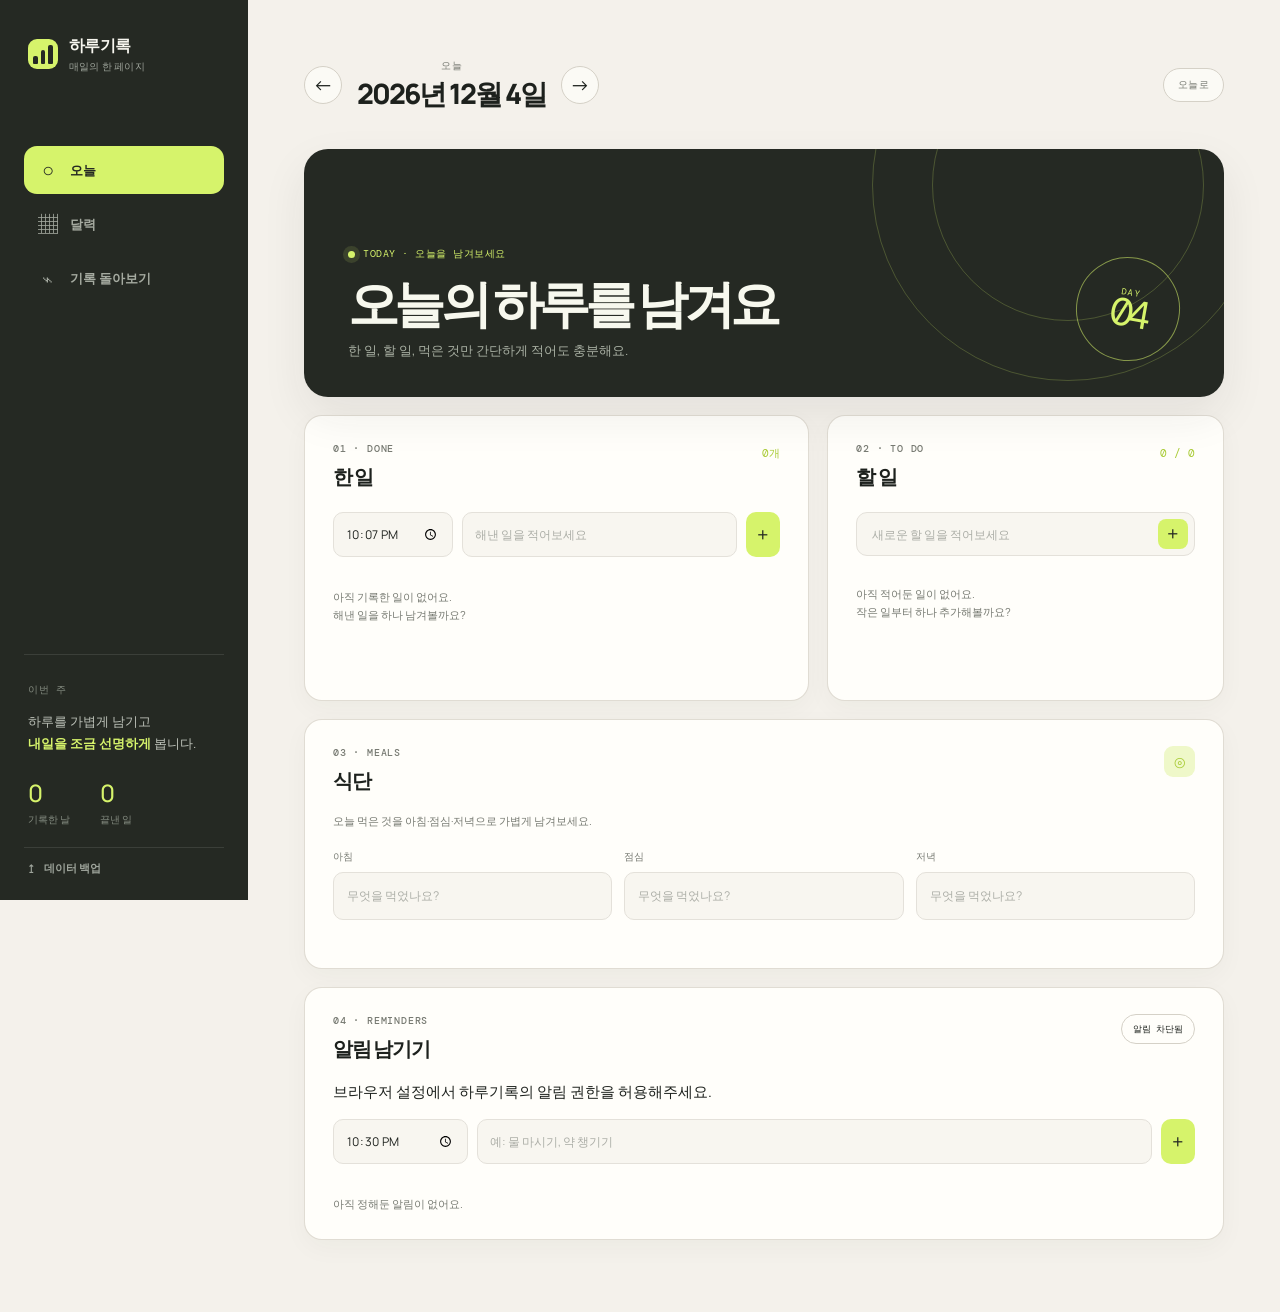
<file: index.html>
<!doctype html>
<html lang="ko">
  <head>
    <meta charset="UTF-8" />
    <meta name="viewport" content="width=device-width, initial-scale=1, viewport-fit=cover" />
    <meta name="theme-color" content="#f4f1eb" />
    <meta name="description" content="매일의 한 일, 할 일, 식단과 알림을 한 페이지에 기록하는 나만의 플래너" />
    <meta name="apple-mobile-web-app-capable" content="yes" />
    <meta name="apple-mobile-web-app-status-bar-style" content="default" />
    <meta name="apple-mobile-web-app-title" content="하루기록" />
    <title>하루기록 · 매일의 플래너</title>
    <link rel="manifest" href="./manifest.webmanifest" />
    <link rel="icon" href="./icon.svg" type="image/svg+xml" />
    <link rel="apple-touch-icon" href="./icon.svg" />
    <link rel="stylesheet" href="./styles.css" />
  </head>
  <body>
    <div class="app-shell">
      <aside class="sidebar" aria-label="주요 메뉴">
        <div class="brand-lockup">
          <div class="brand-mark" aria-hidden="true"><span></span><span></span><span></span></div>
          <div>
            <p class="brand-name">하루기록</p>
            <p class="brand-caption">매일의 한 페이지</p>
          </div>
        </div>

        <nav class="primary-nav">
          <button class="nav-item is-active" type="button" data-view="today">
            <span class="nav-icon" aria-hidden="true">○</span>
            <span>오늘</span>
          </button>
          <button class="nav-item" type="button" data-view="calendar">
            <span class="nav-icon" aria-hidden="true">▦</span>
            <span>달력</span>
          </button>
          <button class="nav-item" type="button" data-view="insights">
            <span class="nav-icon" aria-hidden="true">⌁</span>
            <span>기록 돌아보기</span>
          </button>
        </nav>

        <div class="sidebar-note">
          <span class="eyebrow">이번 주</span>
          <p>하루를 가볍게 남기고<br /><strong>내일을 조금 선명하게</strong> 봅니다.</p>
          <div class="week-summary" aria-label="이번 주 기록 요약">
            <div>
              <strong id="sidebarLoggedDays">0</strong>
              <span>기록한 날</span>
            </div>
            <div>
              <strong id="sidebarDoneTasks">0</strong>
              <span>끝낸 일</span>
            </div>
          </div>
        </div>

        <button class="backup-button" type="button" data-action="open-backup">
          <span aria-hidden="true">↥</span>
          <span>데이터 백업</span>
        </button>
      </aside>

      <main class="app-main">
        <header class="mobile-header">
          <div class="brand-lockup">
            <div class="brand-mark" aria-hidden="true"><span></span><span></span><span></span></div>
            <div>
              <p class="brand-name">하루기록</p>
              <p class="brand-caption">매일의 한 페이지</p>
            </div>
          </div>
          <button class="round-icon-button" type="button" data-action="open-backup" aria-label="데이터 백업 열기">↥</button>
        </header>

        <div class="page-content">
          <section id="todayView" class="view is-active" aria-labelledby="todayPageTitle">
            <div class="view-toolbar">
              <div class="date-switcher">
                <button class="icon-button" type="button" data-date-action="prev" aria-label="이전 날">←</button>
                <div class="date-heading">
                  <p id="todayWeekday" class="eyebrow">오늘</p>
                  <h1 id="todayDateLabel">오늘</h1>
                </div>
                <button class="icon-button" type="button" data-date-action="next" aria-label="다음 날">→</button>
              </div>
              <button class="today-button" type="button" data-date-action="today">오늘로</button>
            </div>

            <div class="today-hero">
              <div class="hero-copy">
                <div class="hero-kicker"><span class="live-dot"></span><span id="heroKicker">TODAY · 오늘을 남겨보세요</span></div>
                <h2 id="todayPageTitle">오늘의 하루를 남겨요</h2>
                <p id="heroMessage">한 일, 할 일, 먹은 것만 간단하게 적어도 충분해요.</p>
              </div>
              <div class="hero-stamp" aria-hidden="true">
                <span>DAY</span>
                <strong id="heroDayNumber">02</strong>
              </div>
            </div>

            <div class="today-grid">
              <section class="planner-card done-card">
                <div class="card-heading">
                  <div>
                    <p class="eyebrow">01 · DONE</p>
                    <h2>한 일</h2>
                  </div>
                  <span id="doneCount" class="progress-label">0개</span>
                </div>
                <form id="doneForm" class="done-form">
                  <label class="sr-only" for="doneTime">한 일 시간</label>
                  <input id="doneTime" type="time" aria-label="한 일 시간" />
                  <label class="sr-only" for="doneText">한 일 내용</label>
                  <input id="doneText" type="text" maxlength="120" placeholder="해낸 일을 적어보세요" />
                  <button type="submit" aria-label="한 일 추가">+</button>
                </form>
                <ul id="doneList" class="done-list" aria-live="polite"></ul>
                <p id="doneEmpty" class="empty-state">아직 기록한 일이 없어요.<br />해낸 일을 하나 남겨볼까요?</p>
              </section>

              <section class="planner-card tasks-card">
                <div class="card-heading">
                  <div>
                    <p class="eyebrow">02 · TO DO</p>
                    <h2>할 일</h2>
                  </div>
                  <span id="taskProgress" class="progress-label">0 / 0</span>
                </div>
                <form id="taskForm" class="task-form">
                  <label class="sr-only" for="taskInput">할 일 추가</label>
                  <input id="taskInput" type="text" autocomplete="off" maxlength="120" placeholder="새로운 할 일을 적어보세요" />
                  <button type="submit" aria-label="할 일 추가">+</button>
                </form>
                <ul id="taskList" class="task-list" aria-live="polite"></ul>
                <p id="taskEmpty" class="empty-state">아직 적어둔 일이 없어요.<br />작은 일부터 하나 추가해볼까요?</p>
              </section>

              <section class="planner-card meals-card">
                <div class="card-heading">
                  <div>
                    <p class="eyebrow">03 · MEALS</p>
                    <h2>식단</h2>
                  </div>
                  <span class="card-symbol" aria-hidden="true">⊙</span>
                </div>
                <p class="meal-intro">오늘 먹은 것을 아침·점심·저녁으로 가볍게 남겨보세요.</p>
                <div class="meal-list">
                  <label class="meal-row" for="breakfastInput"><span>아침</span><input id="breakfastInput" data-field="meal-breakfast" type="text" maxlength="120" placeholder="무엇을 먹었나요?" /></label>
                  <label class="meal-row" for="lunchInput"><span>점심</span><input id="lunchInput" data-field="meal-lunch" type="text" maxlength="120" placeholder="무엇을 먹었나요?" /></label>
                  <label class="meal-row" for="dinnerInput"><span>저녁</span><input id="dinnerInput" data-field="meal-dinner" type="text" maxlength="120" placeholder="무엇을 먹었나요?" /></label>
                </div>
              </section>

              <section class="planner-card reminders-card">
                <div class="card-heading">
                  <div>
                    <p class="eyebrow">04 · REMINDERS</p>
                    <h2>알림 남기기</h2>
                  </div>
                  <button id="notificationPermissionButton" class="permission-button" type="button" data-action="request-notifications">알림 켜기</button>
                </div>
                <p id="notificationStatus" class="reminder-intro">정해둔 시간에 이 기기에서 알려드려요.</p>
                <form id="reminderForm" class="reminder-form">
                  <label class="sr-only" for="reminderTime">알림 시간</label>
                  <input id="reminderTime" type="time" aria-label="알림 시간" />
                  <label class="sr-only" for="reminderText">알림 내용</label>
                  <input id="reminderText" type="text" maxlength="80" placeholder="예: 물 마시기, 약 챙기기" />
                  <button type="submit" aria-label="알림 추가">+</button>
                </form>
                <ul id="reminderList" class="reminder-list" aria-live="polite"></ul>
                <p id="reminderEmpty" class="empty-state">아직 정해둔 알림이 없어요.</p>
              </section>
            </div>
          </section>

          <section id="calendarView" class="view" aria-labelledby="calendarTitle" hidden>
            <div class="view-toolbar calendar-toolbar">
              <div>
                <p class="eyebrow">BROWSE YOUR DAYS</p>
                <h1 id="calendarTitle">달력</h1>
              </div>
              <div class="month-switcher">
                <button class="icon-button" type="button" data-month-action="prev" aria-label="이전 달">←</button>
                <h2 id="calendarMonthLabel">2026년 8월</h2>
                <button class="icon-button" type="button" data-month-action="next" aria-label="다음 달">→</button>
              </div>
            </div>

            <div class="calendar-layout">
              <section class="calendar-card">
                <div class="calendar-weekdays" aria-hidden="true">
                  <span>일</span><span>월</span><span>화</span><span>수</span><span>목</span><span>금</span><span>토</span>
                </div>
                <div id="calendarGrid" class="calendar-grid" role="grid" aria-label="월간 달력"></div>
                <div class="calendar-legend"><span><i class="legend-dot has-note"></i>기록 있음</span><span><i class="legend-dot is-complete"></i>할 일 완료</span></div>
              </section>
              <section class="selected-day-card">
                <p class="eyebrow">SELECTED DAY</p>
                <h2 id="selectedDayTitle">선택한 날</h2>
                <p id="selectedDaySummary" class="selected-day-summary">아직 기록이 없어요.</p>
                <button type="button" class="text-button" data-action="open-selected-day">이 날 기록 열기 <span>→</span></button>
                <div class="selected-day-rule"></div>
                <div class="selected-day-stat"><span>완료한 일</span><strong id="selectedDayDone">0</strong></div>
                <div class="selected-day-stat"><span>알림</span><strong id="selectedDayReminders">0</strong></div>
              </section>
            </div>
          </section>

          <section id="insightsView" class="view" aria-labelledby="insightsTitle" hidden>
            <div class="view-toolbar">
              <div>
                <p class="eyebrow">A QUIET LOOK BACK</p>
                <h1 id="insightsTitle">기록 돌아보기</h1>
              </div>
              <span class="date-range-label">최근 7일</span>
            </div>

            <div class="insights-hero">
              <div>
                <p class="eyebrow">YOUR RHYTHM</p>
                <h2 id="insightHeadline">나만의 속도로 잘 가고 있어요.</h2>
                <p id="insightSubline">기록이 쌓이면 나의 하루 리듬도 보이기 시작해요.</p>
              </div>
              <div class="insight-score"><strong id="insightScore">0</strong><span>일</span></div>
            </div>

            <div class="insights-grid">
              <section class="planner-card week-chart-card">
                <div class="card-heading">
                  <div><p class="eyebrow">LAST 7 DAYS</p><h2>이번 주 기록</h2></div>
                  <span id="weekChartCount" class="progress-label">0일</span>
                </div>
                <div id="weekChart" class="week-chart" aria-label="최근 7일 기록 현황"></div>
              </section>
              <section class="planner-card rhythm-card">
                <div class="card-heading">
                  <div><p class="eyebrow">AT A GLANCE</p><h2>한눈에 보기</h2></div>
                  <span class="card-symbol" aria-hidden="true">⊹</span>
                </div>
                <div class="metric-list">
                  <div class="metric-row"><span>기록한 날</span><strong id="metricLoggedDays">0일</strong></div>
                  <div class="metric-row"><span>끝낸 할 일</span><strong id="metricDoneTasks">0개</strong></div>
                  <div class="metric-row"><span>현재 연속 기록</span><strong id="metricStreak">0일</strong></div>
                </div>
                <p class="rhythm-caption">오늘의 한 줄도 기록으로 충분합니다.</p>
              </section>
            </div>
          </section>
        </div>
      </main>

      <nav class="mobile-nav" aria-label="모바일 메뉴">
        <button class="nav-item is-active" type="button" data-view="today"><span class="nav-icon" aria-hidden="true">○</span><span>오늘</span></button>
        <button class="nav-item" type="button" data-view="calendar"><span class="nav-icon" aria-hidden="true">▦</span><span>달력</span></button>
        <button class="nav-item" type="button" data-view="insights"><span class="nav-icon" aria-hidden="true">⌁</span><span>돌아보기</span></button>
      </nav>
    </div>

    <div id="backupModal" class="modal-backdrop" hidden>
      <div class="modal" role="dialog" aria-modal="true" aria-labelledby="backupTitle">
        <button class="modal-close" type="button" data-action="close-backup" aria-label="닫기">×</button>
        <p class="eyebrow">KEEP YOUR PAGES</p>
        <h2 id="backupTitle">기록 백업</h2>
        <p class="modal-copy">브라우저 기록은 이 기기에 저장돼요. 다른 기기에서 이어 쓰려면 파일로 내보내 옮겨주세요.</p>
        <div class="backup-actions">
          <button class="primary-button" type="button" data-action="export-data"><span>↓</span> 기록 내보내기</button>
          <button class="secondary-button" type="button" data-action="import-data"><span>↑</span> 기록 가져오기</button>
          <input id="importInput" type="file" accept="application/json,.json" hidden />
        </div>
        <p id="backupSummary" class="backup-summary"></p>
      </div>
    </div>

    <div id="toast" class="toast" role="status" aria-live="polite"></div>

    <noscript>
      <div class="noscript-message">하루기록을 사용하려면 브라우저에서 JavaScript를 켜주세요.</div>
    </noscript>

    <script src="./app.js?v=5" defer></script>
  </body>
</html>
</file>
<file: styles.css>
@import url("https://fonts.googleapis.com/css2?family=DM+Mono:wght@400;500&family=Manrope:wght@400;500;600;700;800&display=swap");

:root {
  color-scheme: light;
  --ink: #1d211d;
  --muted: #777a72;
  --muted-dark: #a5aaa0;
  --line: #e4e1da;
  --line-strong: #d5d1c7;
  --paper: #f4f1eb;
  --card: #fffefa;
  --card-soft: #f8f6f0;
  --navy: #252923;
  --navy-soft: #30362e;
  --accent: #d6f36b;
  --accent-deep: #a9cb36;
  --accent-wash: #eff8c9;
  --coral: #ec8468;
  --shadow: 0 18px 45px rgba(40, 43, 34, 0.08);
  --radius-lg: 24px;
  --radius-md: 18px;
  --radius-sm: 12px;
  --font-body: "Manrope", "Pretendard", "Apple SD Gothic Neo", "Noto Sans KR", sans-serif;
  --font-mono: "DM Mono", "SFMono-Regular", monospace;
}

* {
  box-sizing: border-box;
}

html {
  min-width: 320px;
  background: var(--paper);
  -webkit-text-size-adjust: 100%;
}

body {
  margin: 0;
  min-width: 320px;
  min-height: 100vh;
  color: var(--ink);
  background: var(--paper);
  font-family: var(--font-body);
  font-size: 15px;
  -webkit-font-smoothing: antialiased;
}

button,
input,
textarea {
  font: inherit;
}

button {
  border: 0;
  cursor: pointer;
}

button:focus-visible,
input:focus-visible,
textarea:focus-visible {
  outline: 3px solid rgba(169, 203, 54, 0.5);
  outline-offset: 2px;
}

textarea,
input {
  color: var(--ink);
}

textarea::placeholder,
input::placeholder {
  color: #acaea7;
  opacity: 1;
}

.app-shell {
  display: flex;
  min-height: 100vh;
}

.sidebar {
  position: fixed;
  z-index: 5;
  top: 0;
  bottom: 0;
  left: 0;
  display: flex;
  width: 248px;
  flex-direction: column;
  padding: 34px 24px 24px;
  color: #f7f6ef;
  background: var(--navy);
}

.brand-lockup {
  display: flex;
  align-items: center;
  gap: 11px;
}

.brand-mark {
  position: relative;
  display: grid;
  width: 30px;
  height: 30px;
  grid-template-columns: repeat(3, 1fr);
  gap: 3px;
  align-items: end;
  padding: 5px;
  overflow: hidden;
  border-radius: 9px;
  background: var(--accent);
}

.brand-mark span {
  display: block;
  border-radius: 2px 2px 1px 1px;
  background: var(--navy);
}

.brand-mark span:nth-child(1) {
  height: 8px;
}

.brand-mark span:nth-child(2) {
  height: 14px;
}

.brand-mark span:nth-child(3) {
  height: 19px;
}

.brand-name,
.brand-caption {
  margin: 0;
}

.brand-name {
  font-size: 16px;
  font-weight: 800;
  letter-spacing: -0.04em;
}

.brand-caption {
  margin-top: 2px;
  color: #9ea49b;
  font-size: 10px;
  letter-spacing: 0.02em;
}

.sidebar .brand-lockup {
  padding: 0 4px;
}

.primary-nav {
  display: grid;
  gap: 6px;
  margin-top: 72px;
}

.nav-item {
  display: flex;
  align-items: center;
  gap: 12px;
  min-height: 48px;
  padding: 0 14px;
  color: #a5aaa0;
  border-radius: 13px;
  background: transparent;
  font-size: 13px;
  font-weight: 700;
  text-align: left;
  transition: color 160ms ease, background 160ms ease, transform 160ms ease;
}

.nav-item:hover {
  color: #f5f4ec;
  background: var(--navy-soft);
}

.nav-item:active {
  transform: translateY(1px);
}

.nav-item.is-active {
  color: var(--navy);
  background: var(--accent);
}

.nav-icon {
  display: grid;
  width: 20px;
  height: 20px;
  place-items: center;
  font-size: 20px;
  font-weight: 400;
  line-height: 1;
}

.sidebar-note {
  margin-top: auto;
  padding: 22px 4px 20px;
  border-top: 1px solid rgba(255, 255, 255, 0.1);
}

.sidebar-note p {
  margin: 13px 0 22px;
  color: #bdc2b9;
  font-size: 13px;
  line-height: 1.65;
}

.sidebar-note strong {
  color: var(--accent);
  font-weight: 700;
}

.eyebrow {
  margin: 0;
  color: var(--muted);
  font-family: var(--font-mono);
  font-size: 10px;
  font-weight: 500;
  letter-spacing: 0.08em;
  line-height: 1.4;
  text-transform: uppercase;
}

.sidebar .eyebrow {
  color: #858c81;
}

.week-summary {
  display: flex;
  gap: 30px;
}

.week-summary div {
  display: grid;
  gap: 3px;
}

.week-summary strong {
  font-size: 24px;
  font-weight: 500;
  letter-spacing: -0.08em;
}

.week-summary span {
  color: #858c81;
  font-size: 10px;
}

.backup-button {
  display: flex;
  align-items: center;
  gap: 10px;
  width: 100%;
  padding: 12px 4px 0;
  color: #9ea49b;
  background: transparent;
  border-top: 1px solid rgba(255, 255, 255, 0.1);
  font-size: 11px;
  font-weight: 700;
  text-align: left;
}

.backup-button:hover {
  color: var(--accent);
}

.app-main {
  width: calc(100% - 248px);
  min-width: 0;
  min-height: 100vh;
  margin-left: 248px;
}

.mobile-header {
  display: none;
}

.page-content {
  width: min(1120px, calc(100% - 112px));
  margin: 0 auto;
  padding: 56px 0 72px;
}

.view[hidden] {
  display: none;
}

.view-toolbar {
  display: flex;
  align-items: center;
  justify-content: space-between;
  min-height: 58px;
  margin-bottom: 35px;
}

.date-switcher,
.month-switcher {
  display: flex;
  align-items: center;
  gap: 15px;
}

.date-heading {
  min-width: 175px;
  text-align: center;
}

.date-heading h1,
.view-toolbar h1 {
  margin: 4px 0 0;
  font-size: 28px;
  font-weight: 800;
  letter-spacing: -0.07em;
  line-height: 1.2;
}

.icon-button,
.round-icon-button {
  display: grid;
  flex: 0 0 auto;
  width: 38px;
  height: 38px;
  place-items: center;
  color: var(--ink);
  border: 1px solid var(--line-strong);
  border-radius: 50%;
  background: rgba(255, 254, 250, 0.7);
  font-size: 20px;
  line-height: 1;
  transition: border-color 160ms ease, background 160ms ease, transform 160ms ease;
}

.icon-button:hover,
.round-icon-button:hover {
  border-color: var(--ink);
  background: var(--card);
}

.icon-button:active,
.round-icon-button:active {
  transform: scale(0.94);
}

.today-button,
.date-range-label {
  padding: 9px 14px;
  color: var(--muted);
  border: 1px solid var(--line-strong);
  border-radius: 99px;
  background: rgba(255, 254, 250, 0.7);
  font-family: var(--font-mono);
  font-size: 10px;
  font-weight: 500;
  letter-spacing: 0.04em;
}

.today-button:hover {
  color: var(--ink);
  border-color: var(--ink);
}

.today-hero {
  position: relative;
  display: flex;
  min-height: 248px;
  align-items: flex-end;
  justify-content: space-between;
  padding: 36px 44px;
  overflow: hidden;
  color: #f7f8ee;
  border-radius: var(--radius-lg);
  background: var(--navy);
  box-shadow: var(--shadow);
}

.today-hero::before,
.today-hero::after {
  position: absolute;
  display: block;
  border: 1px solid rgba(214, 243, 107, 0.22);
  border-radius: 50%;
  content: "";
  pointer-events: none;
}

.today-hero::before {
  top: -160px;
  right: -40px;
  width: 390px;
  height: 390px;
}

.today-hero::after {
  top: -100px;
  right: 20px;
  width: 270px;
  height: 270px;
}

.hero-copy,
.hero-stamp {
  position: relative;
  z-index: 1;
}

.hero-kicker {
  display: flex;
  align-items: center;
  gap: 8px;
  color: var(--accent);
  font-family: var(--font-mono);
  font-size: 10px;
  letter-spacing: 0.05em;
}

.live-dot {
  width: 7px;
  height: 7px;
  border-radius: 50%;
  background: var(--accent);
  box-shadow: 0 0 0 5px rgba(214, 243, 107, 0.12);
}

.today-hero h2 {
  max-width: 500px;
  margin: 15px 0 10px;
  font-size: clamp(34px, 4vw, 54px);
  font-weight: 800;
  letter-spacing: -0.09em;
  line-height: 1.03;
}

.today-hero p:not(.eyebrow) {
  max-width: 460px;
  margin: 0;
  color: #aab1a4;
  font-size: 13px;
  line-height: 1.7;
}

.hero-stamp {
  display: grid;
  width: 104px;
  height: 104px;
  place-content: center;
  border: 1px solid rgba(214, 243, 107, 0.55);
  border-radius: 50%;
  color: var(--accent);
  transform: rotate(10deg);
}

.hero-stamp span {
  margin-bottom: -5px;
  font-family: var(--font-mono);
  font-size: 9px;
  letter-spacing: 0.15em;
  text-align: center;
}

.hero-stamp strong {
  font-family: var(--font-mono);
  font-size: 39px;
  font-weight: 400;
  letter-spacing: -0.15em;
  line-height: 1;
  text-align: center;
}

.today-grid {
  display: grid;
  grid-template-columns: minmax(0, 1.12fr) minmax(0, 0.88fr);
  gap: 18px;
  margin-top: 18px;
}

.planner-card {
  min-width: 0;
  padding: 26px 28px;
  border: 1px solid rgba(214, 209, 198, 0.75);
  border-radius: var(--radius-md);
  background: var(--card);
  box-shadow: 0 8px 26px rgba(40, 43, 34, 0.035);
}

.done-card,
.tasks-card {
  min-height: 286px;
}

.meals-card {
  grid-column: 1 / -1;
  min-height: 250px;
}

.reminders-card {
  grid-column: 1 / -1;
  min-height: 250px;
}

.card-heading {
  display: flex;
  align-items: flex-start;
  justify-content: space-between;
  gap: 12px;
  margin-bottom: 21px;
}

.card-heading h2 {
  margin: 7px 0 0;
  font-size: 20px;
  font-weight: 800;
  letter-spacing: -0.065em;
}

.card-symbol {
  display: grid;
  width: 31px;
  height: 31px;
  place-items: center;
  color: var(--accent-deep);
  border-radius: 9px;
  background: var(--accent-wash);
  font-size: 17px;
}

.progress-label {
  padding-top: 4px;
  color: var(--accent-deep);
  font-family: var(--font-mono);
  font-size: 11px;
}

.done-form {
  display: grid;
  grid-template-columns: 120px minmax(0, 1fr) 34px;
  gap: 9px;
}

.done-form input {
  width: 100%;
  min-height: 45px;
  padding: 0 12px;
  border: 1px solid var(--line);
  border-radius: 10px;
  outline: 0;
  background: var(--card-soft);
  font-size: 12px;
}

.done-form input:focus {
  border-color: var(--accent-deep);
  box-shadow: 0 0 0 3px rgba(169, 203, 54, 0.12);
}

.done-form button {
  display: grid;
  min-height: 45px;
  place-items: center;
  color: var(--navy);
  border-radius: 10px;
  background: var(--accent);
  font-size: 20px;
}

.done-form button:hover {
  background: #c5e458;
}

.done-list {
  display: grid;
  gap: 8px;
  max-height: 164px;
  margin: 14px 0 0;
  padding: 0;
  overflow-y: auto;
  list-style: none;
}

.done-item {
  display: grid;
  grid-template-columns: 20px 42px minmax(0, 1fr) 23px;
  align-items: center;
  gap: 9px;
  min-width: 0;
  min-height: 39px;
  padding: 5px 8px;
  border: 1px solid var(--line);
  border-radius: 10px;
  background: var(--card-soft);
}

.done-check {
  display: grid;
  width: 20px;
  height: 20px;
  place-items: center;
  color: var(--navy);
  border-radius: 6px;
  background: var(--accent);
  font-size: 12px;
}

.done-time {
  color: var(--ink);
  font-family: var(--font-mono);
  font-size: 11px;
}

.done-time.is-empty {
  color: var(--muted);
  font-size: 9px;
}

.done-text {
  min-width: 0;
  overflow: hidden;
  color: #555a50;
  font-size: 11px;
  text-overflow: ellipsis;
  white-space: nowrap;
}

.done-delete {
  display: grid;
  width: 23px;
  height: 23px;
  place-items: center;
  color: #b6b9b0;
  border-radius: 50%;
  background: transparent;
  font-size: 16px;
}

.done-delete:hover {
  color: var(--coral);
}

.focus-input,
.note-card textarea {
  display: block;
  width: 100%;
  resize: none;
  border: 0;
  outline: 0;
  background: transparent;
  font-size: 17px;
  font-weight: 600;
  letter-spacing: -0.045em;
  line-height: 1.7;
}

.focus-input {
  min-height: 142px;
}

.card-hint,
.note-footer,
.energy-question,
.energy-feedback,
.meal-intro,
.rhythm-caption {
  color: var(--muted);
  font-size: 11px;
  line-height: 1.5;
}

.card-hint {
  margin: 9px 0 0;
}

.task-form {
  display: flex;
  align-items: center;
  gap: 9px;
  min-height: 44px;
  padding: 0 6px 0 13px;
  border: 1px solid var(--line);
  border-radius: 11px;
  background: var(--card-soft);
}

.task-form:focus-within {
  border-color: var(--accent-deep);
  box-shadow: 0 0 0 3px rgba(169, 203, 54, 0.12);
}

.task-form input {
  min-width: 0;
  flex: 1;
  border: 0;
  outline: 0;
  background: transparent;
  font-size: 12px;
}

.task-form button {
  display: grid;
  width: 30px;
  height: 30px;
  flex: 0 0 auto;
  place-items: center;
  color: var(--navy);
  border-radius: 8px;
  background: var(--accent);
  font-size: 20px;
  line-height: 1;
}

.task-form button:hover {
  background: #c5e458;
}

.task-list {
  display: grid;
  gap: 1px;
  max-height: 164px;
  margin: 12px 0 0;
  padding: 0;
  overflow: auto;
  list-style: none;
}

.task-item {
  display: flex;
  align-items: center;
  gap: 10px;
  min-height: 39px;
  padding: 3px 0;
}

.task-check {
  display: grid;
  width: 20px;
  height: 20px;
  flex: 0 0 auto;
  place-items: center;
  border: 1px solid #c8cbc1;
  border-radius: 6px;
  background: transparent;
  transition: border-color 160ms ease, background 160ms ease;
}

.task-check:hover {
  border-color: var(--accent-deep);
}

.task-check.is-done {
  border-color: var(--accent);
  background: var(--accent);
}

.task-check span {
  display: none;
  color: var(--navy);
  font-size: 13px;
  font-weight: 800;
}

.task-check.is-done span {
  display: block;
}

.task-text {
  min-width: 0;
  flex: 1;
  overflow: hidden;
  color: #4f534c;
  font-size: 12px;
  text-overflow: ellipsis;
  white-space: nowrap;
}

.task-item.is-done .task-text {
  color: #a5a89f;
  text-decoration: line-through;
  text-decoration-color: #bec2b7;
}

.task-delete {
  display: grid;
  width: 24px;
  height: 24px;
  flex: 0 0 auto;
  place-items: center;
  color: #b6b9b0;
  border-radius: 50%;
  background: transparent;
  font-size: 16px;
  opacity: 0;
  transition: opacity 160ms ease, color 160ms ease;
}

.task-item:hover .task-delete,
.task-delete:focus-visible {
  opacity: 1;
}

.task-delete:hover {
  color: var(--coral);
}

.empty-state {
  margin: 17px 0 0;
  color: var(--muted);
  font-size: 11px;
  line-height: 1.65;
}

.note-card textarea {
  min-height: 151px;
  font-size: 14px;
  font-weight: 500;
}

.note-footer {
  display: flex;
  justify-content: space-between;
  margin-top: 2px;
  padding-top: 12px;
  border-top: 1px solid var(--line);
  font-family: var(--font-mono);
  font-size: 9px;
}

.meal-intro {
  margin: -3px 0 20px;
}

.meal-list {
  display: grid;
  grid-template-columns: repeat(3, minmax(0, 1fr));
  gap: 12px;
}

.meal-row {
  display: grid;
  gap: 8px;
  min-width: 0;
}

.meal-row > span {
  color: var(--muted);
  font-family: var(--font-mono);
  font-size: 10px;
}

.meal-row input {
  width: 100%;
  min-height: 48px;
  padding: 0 13px;
  border: 1px solid var(--line);
  border-radius: 10px;
  outline: 0;
  background: var(--card-soft);
  font-size: 12px;
}

.meal-row input:focus {
  border-color: var(--accent-deep);
  box-shadow: 0 0 0 3px rgba(169, 203, 54, 0.12);
}

.permission-button {
  min-height: 30px;
  padding: 0 11px;
  color: var(--ink);
  border: 1px solid var(--line-strong);
  border-radius: 99px;
  background: transparent;
  font-family: var(--font-mono);
  font-size: 9px;
  white-space: nowrap;
}

.permission-button:hover:not(:disabled) {
  border-color: var(--accent-deep);
  background: var(--accent-wash);
}

.permission-button.is-granted {
  color: var(--navy);
  border-color: var(--accent);
  background: var(--accent);
}

.permission-button:disabled {
  cursor: default;
  opacity: 0.75;
}

.reminder-intro {
  min-height: 17px;
  margin: -3px 0 17px;
}

.reminder-form {
  display: grid;
  grid-template-columns: 135px minmax(0, 1fr) 34px;
  gap: 9px;
}

.reminder-form input {
  width: 100%;
  min-height: 45px;
  padding: 0 12px;
  border: 1px solid var(--line);
  border-radius: 10px;
  outline: 0;
  background: var(--card-soft);
  font-size: 12px;
}

.reminder-form input:focus {
  border-color: var(--accent-deep);
  box-shadow: 0 0 0 3px rgba(169, 203, 54, 0.12);
}

.reminder-form button {
  display: grid;
  min-height: 45px;
  place-items: center;
  color: var(--navy);
  border-radius: 10px;
  background: var(--accent);
  font-size: 20px;
}

.reminder-form button:hover {
  background: #c5e458;
}

.reminder-list {
  display: grid;
  grid-template-columns: repeat(2, minmax(0, 1fr));
  gap: 8px 12px;
  margin: 14px 0 0;
  padding: 0;
  list-style: none;
}

.reminder-item {
  display: flex;
  align-items: center;
  gap: 9px;
  min-width: 0;
  min-height: 39px;
  padding: 5px 8px;
  border: 1px solid var(--line);
  border-radius: 10px;
  background: var(--card-soft);
}

.reminder-item.is-disabled {
  opacity: 0.48;
}

.reminder-toggle {
  display: grid;
  width: 20px;
  height: 20px;
  flex: 0 0 auto;
  place-items: center;
  color: var(--navy);
  border: 1px solid var(--line-strong);
  border-radius: 6px;
  background: transparent;
  font-size: 12px;
}

.reminder-toggle.is-enabled {
  border-color: var(--accent);
  background: var(--accent);
}

.reminder-time {
  flex: 0 0 auto;
  color: var(--ink);
  font-family: var(--font-mono);
  font-size: 11px;
}

.reminder-text {
  min-width: 0;
  flex: 1;
  overflow: hidden;
  color: #555a50;
  font-size: 11px;
  text-overflow: ellipsis;
  white-space: nowrap;
}

.reminder-delete {
  display: grid;
  width: 23px;
  height: 23px;
  flex: 0 0 auto;
  place-items: center;
  color: #b6b9b0;
  border-radius: 50%;
  background: transparent;
  font-size: 16px;
}

.reminder-delete:hover {
  color: var(--coral);
}

.energy-question {
  margin: 0 0 22px;
}

.energy-picker {
  display: grid;
  grid-template-columns: repeat(5, 1fr);
  gap: 7px;
}

.energy-picker button {
  display: grid;
  min-height: 59px;
  place-content: center;
  gap: 3px;
  color: #a2a69e;
  border: 1px solid var(--line);
  border-radius: 10px;
  background: var(--card-soft);
  transition: color 160ms ease, border-color 160ms ease, background 160ms ease, transform 160ms ease;
}

.energy-picker button:hover {
  color: var(--ink);
  border-color: var(--accent-deep);
}

.energy-picker button.is-selected {
  color: var(--navy);
  border-color: var(--accent);
  background: var(--accent);
  transform: translateY(-3px);
}

.energy-picker span {
  font-family: var(--font-mono);
  font-size: 15px;
}

.energy-picker small {
  font-size: 9px;
}

.energy-feedback {
  min-height: 18px;
  margin: 18px 0 0;
}

.calendar-toolbar {
  align-items: flex-end;
}

.month-switcher {
  gap: 13px;
}

.month-switcher h2 {
  min-width: 125px;
  margin: 0;
  font-size: 16px;
  font-weight: 800;
  letter-spacing: -0.06em;
  text-align: center;
}

.calendar-layout {
  display: grid;
  grid-template-columns: minmax(0, 1fr) 280px;
  gap: 18px;
}

.calendar-card,
.selected-day-card,
.insights-hero {
  border: 1px solid rgba(214, 209, 198, 0.75);
  border-radius: var(--radius-md);
  background: var(--card);
  box-shadow: 0 8px 26px rgba(40, 43, 34, 0.035);
}

.calendar-card {
  padding: 25px 28px 21px;
}

.calendar-weekdays,
.calendar-grid {
  display: grid;
  grid-template-columns: repeat(7, minmax(0, 1fr));
}

.calendar-weekdays {
  padding-bottom: 11px;
  color: var(--muted);
  font-family: var(--font-mono);
  font-size: 10px;
  text-align: center;
}

.calendar-weekdays span:first-child {
  color: var(--coral);
}

.calendar-grid {
  grid-auto-rows: minmax(63px, 1fr);
  border-top: 1px solid var(--line);
  border-left: 1px solid var(--line);
}

.calendar-day {
  position: relative;
  display: flex;
  min-height: 63px;
  flex-direction: column;
  align-items: flex-start;
  justify-content: space-between;
  padding: 9px 10px 8px;
  color: var(--ink);
  border-right: 1px solid var(--line);
  border-bottom: 1px solid var(--line);
  background: transparent;
  text-align: left;
  transition: background 160ms ease;
}

.calendar-day:hover {
  background: var(--accent-wash);
}

.calendar-day.is-outside {
  color: #c4c5bf;
}

.calendar-day.is-today .day-number {
  display: grid;
  width: 25px;
  height: 25px;
  place-items: center;
  margin: -4px 0 0 -4px;
  color: var(--navy);
  border-radius: 50%;
  background: var(--accent);
}

.calendar-day.is-selected:not(.is-today) {
  box-shadow: inset 0 0 0 2px var(--accent-deep);
}

.day-number {
  font-family: var(--font-mono);
  font-size: 11px;
}

.day-markers {
  display: flex;
  gap: 4px;
  min-height: 6px;
}

.day-markers i,
.legend-dot {
  display: block;
  width: 6px;
  height: 6px;
  border-radius: 50%;
  background: var(--line-strong);
}

.day-markers .has-note,
.legend-dot.has-note {
  background: var(--accent-deep);
}

.day-markers .is-complete,
.legend-dot.is-complete {
  background: var(--coral);
}

.calendar-legend {
  display: flex;
  justify-content: flex-end;
  gap: 16px;
  margin-top: 17px;
  color: var(--muted);
  font-family: var(--font-mono);
  font-size: 9px;
}

.calendar-legend span {
  display: flex;
  align-items: center;
  gap: 5px;
}

.selected-day-card {
  align-self: start;
  min-height: 315px;
  padding: 28px;
}

.selected-day-card h2 {
  margin: 10px 0 14px;
  font-size: 24px;
  font-weight: 800;
  letter-spacing: -0.08em;
}

.selected-day-summary {
  min-height: 46px;
  margin: 0;
  color: var(--muted);
  font-size: 12px;
  line-height: 1.7;
}

.text-button {
  display: inline-flex;
  align-items: center;
  gap: 8px;
  margin-top: 19px;
  padding: 0;
  color: var(--ink);
  background: transparent;
  font-size: 11px;
  font-weight: 800;
}

.text-button span {
  color: var(--accent-deep);
  font-size: 17px;
  transition: transform 160ms ease;
}

.text-button:hover span {
  transform: translateX(4px);
}

.selected-day-rule {
  margin: 29px 0 14px;
  border-top: 1px solid var(--line);
}

.selected-day-stat {
  display: flex;
  align-items: center;
  justify-content: space-between;
  padding: 8px 0;
  color: var(--muted);
  font-family: var(--font-mono);
  font-size: 10px;
}

.selected-day-stat strong {
  color: var(--ink);
  font-size: 14px;
  font-weight: 500;
}

.insights-hero {
  display: flex;
  min-height: 205px;
  align-items: flex-end;
  justify-content: space-between;
  padding: 30px 35px;
  color: #f7f8ee;
  background: var(--navy);
  overflow: hidden;
}

.insights-hero h2 {
  margin: 13px 0 8px;
  font-size: clamp(25px, 3vw, 37px);
  font-weight: 800;
  letter-spacing: -0.08em;
}

.insights-hero .eyebrow {
  color: var(--accent);
}

.insights-hero p:not(.eyebrow) {
  margin: 0;
  color: #aab1a4;
  font-size: 12px;
}

.insight-score {
  display: flex;
  align-items: baseline;
  gap: 7px;
  color: var(--accent);
}

.insight-score strong {
  font-family: var(--font-mono);
  font-size: 76px;
  font-weight: 400;
  letter-spacing: -0.15em;
  line-height: 0.85;
}

.insight-score span {
  font-size: 12px;
}

.insights-grid {
  display: grid;
  grid-template-columns: minmax(0, 1.12fr) minmax(0, 0.88fr);
  gap: 18px;
  margin-top: 18px;
}

.week-chart-card,
.rhythm-card {
  min-height: 255px;
}

.week-chart {
  display: grid;
  height: 154px;
  grid-template-columns: repeat(7, minmax(0, 1fr));
  align-items: end;
  gap: 12px;
  padding-top: 15px;
  border-bottom: 1px solid var(--line);
}

.week-bar-group {
  display: grid;
  height: 100%;
  grid-template-rows: 1fr auto;
  align-items: end;
  gap: 9px;
  min-width: 0;
  text-align: center;
}

.week-bar-track {
  display: flex;
  width: 100%;
  height: 100%;
  align-items: flex-end;
  justify-content: center;
}

.week-bar {
  display: block;
  width: min(26px, 72%);
  min-height: 6px;
  border-radius: 7px 7px 2px 2px;
  background: #e3e5dc;
  transition: height 260ms ease, background 160ms ease;
}

.week-bar.has-entry {
  background: var(--accent-deep);
}

.week-bar.is-today {
  background: var(--navy);
}

.week-bar-label {
  color: var(--muted);
  font-family: var(--font-mono);
  font-size: 9px;
}

.week-bar-label.is-today {
  color: var(--ink);
  font-weight: 700;
}

.metric-list {
  display: grid;
  margin-top: 3px;
  border-top: 1px solid var(--line);
}

.metric-row {
  display: flex;
  align-items: center;
  justify-content: space-between;
  min-height: 43px;
  border-bottom: 1px solid var(--line);
  color: var(--muted);
  font-size: 11px;
}

.metric-row strong {
  color: var(--ink);
  font-family: var(--font-mono);
  font-size: 12px;
  font-weight: 500;
}

.rhythm-caption {
  margin: 18px 0 0;
}

.modal-backdrop {
  position: fixed;
  z-index: 20;
  inset: 0;
  display: grid;
  place-items: center;
  padding: 20px;
  background: rgba(29, 33, 29, 0.42);
  backdrop-filter: blur(7px);
}

.modal-backdrop[hidden] {
  display: none;
}

.modal {
  position: relative;
  width: min(100%, 430px);
  padding: 34px;
  border-radius: var(--radius-lg);
  background: var(--card);
  box-shadow: 0 25px 70px rgba(21, 25, 19, 0.25);
}

.modal h2 {
  margin: 10px 0 11px;
  font-size: 28px;
  font-weight: 800;
  letter-spacing: -0.08em;
}

.modal-copy {
  margin: 0;
  color: var(--muted);
  font-size: 12px;
  line-height: 1.75;
}

.modal-close {
  position: absolute;
  top: 17px;
  right: 18px;
  display: grid;
  width: 32px;
  height: 32px;
  place-items: center;
  color: var(--muted);
  border-radius: 50%;
  background: var(--card-soft);
  font-size: 20px;
}

.modal-close:hover {
  color: var(--ink);
}

.backup-actions {
  display: grid;
  gap: 9px;
  margin-top: 25px;
}

.primary-button,
.secondary-button {
  display: flex;
  align-items: center;
  justify-content: center;
  gap: 9px;
  min-height: 46px;
  border-radius: 11px;
  font-size: 12px;
  font-weight: 800;
}

.primary-button {
  color: var(--navy);
  background: var(--accent);
}

.primary-button:hover {
  background: #c5e458;
}

.secondary-button {
  color: var(--ink);
  border: 1px solid var(--line-strong);
  background: transparent;
}

.secondary-button:hover {
  border-color: var(--ink);
}

.backup-summary {
  min-height: 16px;
  margin: 16px 0 0;
  color: var(--muted);
  font-family: var(--font-mono);
  font-size: 9px;
  text-align: center;
}

.toast {
  position: fixed;
  z-index: 30;
  right: 24px;
  bottom: 24px;
  max-width: calc(100vw - 48px);
  padding: 12px 16px;
  color: #f7f8ee;
  border-radius: 10px;
  background: var(--navy);
  box-shadow: var(--shadow);
  font-size: 11px;
  opacity: 0;
  pointer-events: none;
  transform: translateY(10px);
  transition: opacity 180ms ease, transform 180ms ease;
}

.toast.is-visible {
  opacity: 1;
  transform: translateY(0);
}

.mobile-nav {
  display: none;
}

.sr-only {
  position: absolute;
  width: 1px;
  height: 1px;
  padding: 0;
  overflow: hidden;
  clip: rect(0, 0, 0, 0);
  white-space: nowrap;
  border: 0;
}

.noscript-message {
  position: fixed;
  z-index: 100;
  inset: 20px;
  display: grid;
  place-items: center;
  padding: 20px;
  border-radius: 18px;
  background: var(--card);
  box-shadow: var(--shadow);
  text-align: center;
}

@media (max-width: 1120px) {
  .page-content {
    width: min(100% - 64px, 900px);
  }

  .today-hero {
    padding-right: 35px;
    padding-left: 35px;
  }
}

@media (max-width: 920px) {
  .sidebar {
    display: none;
  }

  .app-main {
    width: 100%;
    margin-left: 0;
  }

  .mobile-header {
    display: flex;
    align-items: center;
    justify-content: space-between;
    padding: 19px 24px 0;
  }

  .mobile-header .brand-name {
    font-size: 14px;
  }

  .mobile-header .brand-caption {
    font-size: 9px;
  }

  .mobile-header .brand-mark {
    width: 27px;
    height: 27px;
  }

  .round-icon-button {
    width: 34px;
    height: 34px;
    font-size: 18px;
  }

  .page-content {
    width: min(100% - 48px, 780px);
    padding-top: 43px;
    padding-bottom: 100px;
  }

  .calendar-layout {
    grid-template-columns: minmax(0, 1fr) 245px;
  }

  .calendar-card {
    padding-right: 18px;
    padding-left: 18px;
  }

  .calendar-day {
    padding-right: 7px;
    padding-left: 7px;
  }

  .mobile-nav {
    position: fixed;
    z-index: 10;
    right: 16px;
    bottom: max(13px, env(safe-area-inset-bottom));
    left: 16px;
    display: grid;
    grid-template-columns: repeat(3, 1fr);
    padding: 6px;
    border: 1px solid rgba(255, 255, 255, 0.14);
    border-radius: 17px;
    background: rgba(37, 41, 35, 0.96);
    box-shadow: 0 12px 35px rgba(31, 33, 29, 0.2);
    backdrop-filter: blur(15px);
  }

  .mobile-nav .nav-item {
    display: grid;
    min-height: 52px;
    justify-items: center;
    gap: 2px;
    padding: 4px 5px;
    border-radius: 12px;
    font-size: 10px;
    text-align: center;
  }

  .mobile-nav .nav-icon {
    height: 18px;
    font-size: 18px;
  }
}

@media (max-width: 760px) {
  .page-content {
    width: calc(100% - 32px);
    padding-top: 31px;
  }

  .mobile-header {
    padding-right: 16px;
    padding-left: 16px;
  }

  .view-toolbar {
    margin-bottom: 24px;
  }

  .date-heading {
    min-width: 150px;
  }

  .date-heading h1,
  .view-toolbar h1 {
    font-size: 24px;
  }

  .today-hero {
    min-height: 232px;
    padding: 27px 25px;
  }

  .today-hero h2 {
    max-width: 330px;
    font-size: clamp(31px, 9vw, 45px);
  }

  .today-hero p:not(.eyebrow) {
    max-width: 350px;
    font-size: 11px;
  }

  .hero-stamp {
    width: 75px;
    height: 75px;
    align-self: flex-start;
  }

  .hero-stamp strong {
    font-size: 28px;
  }

  .hero-stamp span {
    font-size: 7px;
  }

  .today-grid,
  .insights-grid {
    grid-template-columns: 1fr;
  }

  .planner-card {
    padding: 24px 22px;
  }

  .done-card,
  .tasks-card,
  .meals-card,
  .reminders-card {
    min-height: auto;
  }

  .meals-card {
    grid-column: auto;
  }

  .reminders-card {
    grid-column: auto;
  }

  .done-form {
    grid-template-columns: 100px minmax(0, 1fr) 34px;
  }

  .done-item {
    grid-template-columns: 20px 42px minmax(0, 1fr) 23px;
  }

  .meal-list {
    grid-template-columns: 1fr;
  }

  .reminder-form {
    grid-template-columns: 115px minmax(0, 1fr) 34px;
  }

  .reminder-list {
    grid-template-columns: 1fr;
  }

  .calendar-toolbar {
    align-items: flex-start;
    flex-direction: column;
    gap: 19px;
  }

  .calendar-layout {
    grid-template-columns: 1fr;
  }

  .selected-day-card {
    min-height: auto;
  }

  .insights-hero {
    min-height: 194px;
    padding: 25px;
  }

  .insights-hero h2 {
    max-width: 240px;
    font-size: 25px;
  }

  .insights-hero p:not(.eyebrow) {
    max-width: 230px;
    font-size: 10px;
    line-height: 1.6;
  }

  .insight-score strong {
    font-size: 57px;
  }

  .week-chart {
    gap: 7px;
  }

  .modal {
    padding: 29px 23px 25px;
  }
}

@media (max-width: 390px) {
  .page-content {
    width: calc(100% - 24px);
    padding-top: 27px;
  }

  .mobile-header {
    padding-right: 12px;
    padding-left: 12px;
  }

  .date-switcher {
    gap: 8px;
  }

  .date-heading {
    min-width: 132px;
  }

  .date-heading h1,
  .view-toolbar h1 {
    font-size: 22px;
  }

  .icon-button {
    width: 34px;
    height: 34px;
    font-size: 17px;
  }

  .today-button {
    padding: 8px 10px;
    font-size: 9px;
  }

  .today-hero {
    min-height: 238px;
    padding: 25px 20px;
  }

  .hero-stamp {
    position: absolute;
    top: 22px;
    right: 18px;
    width: 57px;
    height: 57px;
  }

  .hero-stamp strong {
    font-size: 22px;
  }

  .hero-stamp span {
    font-size: 6px;
  }

  .hero-copy {
    align-self: flex-end;
  }

  .today-hero h2 {
    max-width: 270px;
    margin-top: 13px;
    font-size: 32px;
  }

  .planner-card {
    padding: 22px 18px;
  }

  .card-heading h2 {
    font-size: 18px;
  }

  .calendar-card {
    padding-right: 10px;
    padding-left: 10px;
  }

  .calendar-day {
    min-height: 49px;
    padding: 7px 5px 6px;
  }

  .calendar-grid {
    grid-auto-rows: minmax(49px, 1fr);
  }

  .calendar-day.is-today .day-number {
    width: 22px;
    height: 22px;
  }

  .calendar-legend {
    justify-content: flex-start;
    gap: 10px;
    font-size: 8px;
  }

  .month-switcher {
    gap: 8px;
  }

  .month-switcher h2 {
    min-width: 112px;
    font-size: 14px;
  }

  .selected-day-card {
    padding: 23px 19px;
  }

  .mobile-nav {
    right: 10px;
    bottom: max(9px, env(safe-area-inset-bottom));
    left: 10px;
  }
}
</file>
